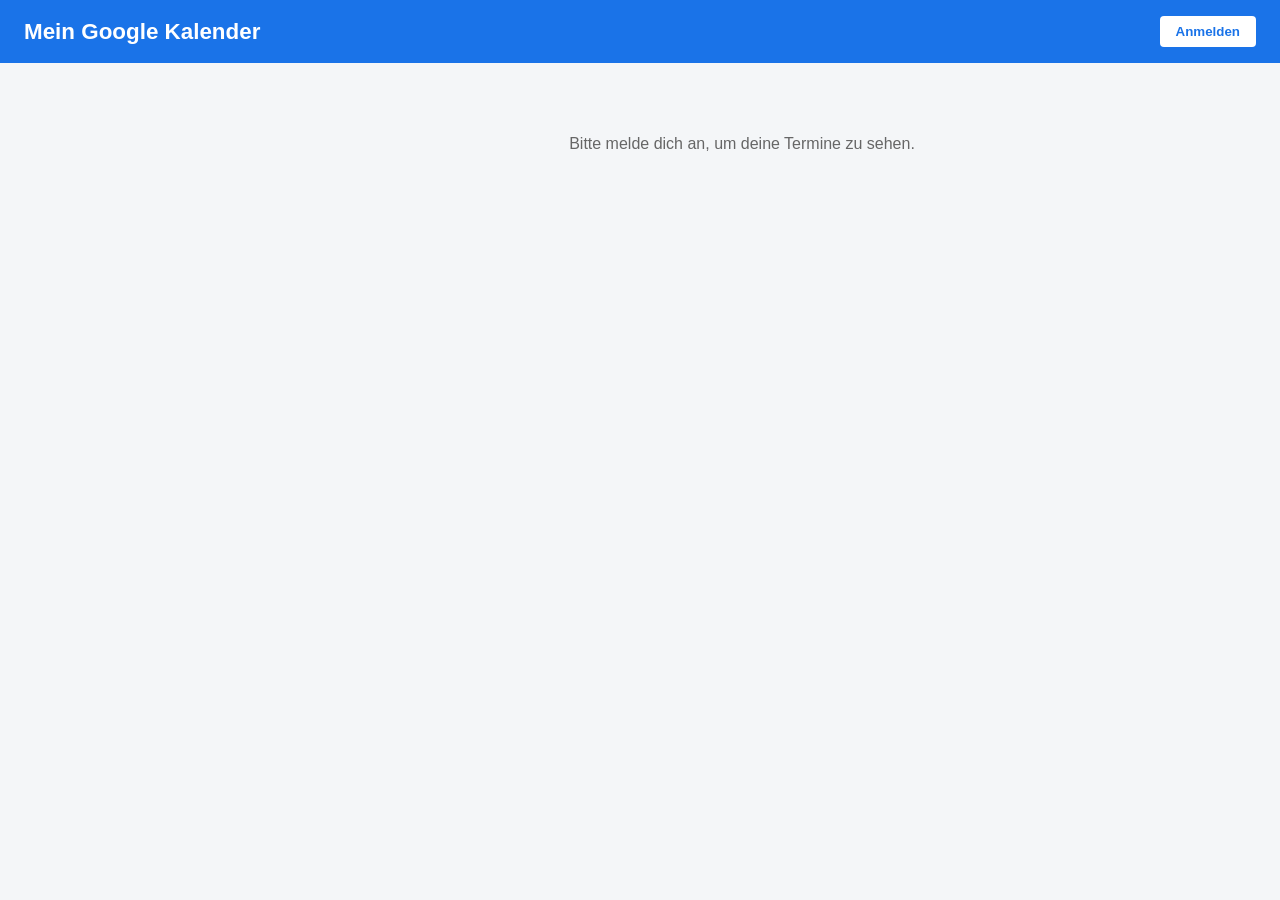
<file: index.html>
<!DOCTYPE html>
<html lang="de">
<head>
  <meta charset="UTF-8" />
  <meta name="viewport" content="width=device-width, initial-scale=1.0"/>
  <title>Google Kalender</title>
  <link rel="stylesheet" href="style.css" />
</head>
<body>

  <header>
    <h1>Mein Google Kalender</h1>
    <div id="auth-buttons">
      <button id="btn-login" onclick="handleLogin()">Anmelden</button>
      <button id="btn-logout" onclick="handleLogout()" style="display:none">Abmelden</button>
    </div>
  </header>

  <main>
    <div id="controls" style="display:none">
      <button onclick="openModal()">+ Neuer Termin</button>
    </div>

    <div id="layout">
      <div id="sidebar"></div>
      <div id="events-container">
        <div id="music-filter" style="display:none"></div>
        <p id="info-text">Bitte melde dich an, um deine Termine zu sehen.</p>
        <ul id="events-list"></ul>
      </div>
    </div>
  </main>

  <!-- Modal: Termin erstellen / bearbeiten -->
  <div id="modal" class="modal hidden">
    <div class="modal-content">
      <h2 id="modal-title">Neuer Termin</h2>
      <label id="label-calendar">Kalender
        <select id="input-calendar"></select>
      </label>
      <label>Titel
        <input type="text" id="input-title" placeholder="Terminname" />
      </label>
      <label>Ort
        <input type="text" id="input-location" placeholder="Optionaler Ort" />
      </label>
      <label>Beschreibung
        <textarea id="input-desc" placeholder="Optionale Beschreibung"></textarea>
      </label>
      <label>Start
        <input type="datetime-local" id="input-start" oninput="updateKW()" />
      </label>
      <label>Kalenderwoche
        <input type="text" id="input-kw" readonly placeholder="wird aus Startdatum berechnet" style="background:#f4f6f8;color:#555;cursor:default" />
      </label>
      <label>Ende
        <input type="datetime-local" id="input-end" />
      </label>
      <div class="modal-buttons">
        <button id="btn-save" onclick="saveEvent()">Speichern</button>
        <button onclick="closeModal()">Abbrechen</button>
      </div>
    </div>
  </div>

  <!-- Google API -->
  <script src="https://accounts.google.com/gsi/client" async defer></script>
  <script async defer src="https://apis.google.com/js/api.js"></script>
  <script src="app.js"></script>

</body>
</html>
</file>
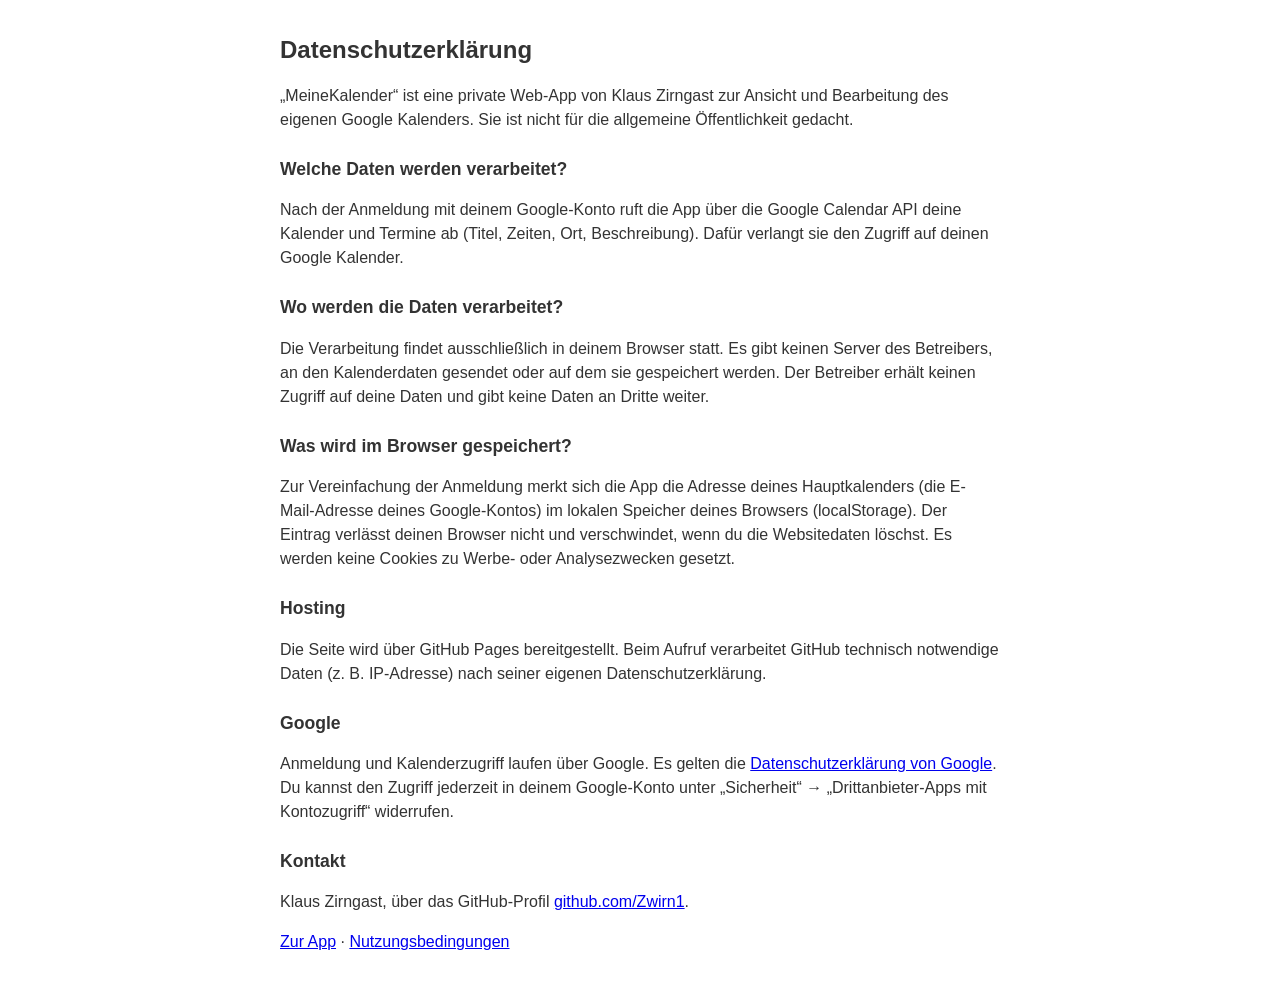
<file: datenschutz.html>
<!DOCTYPE html>
<html lang="de">
<head>
  <meta charset="UTF-8" />
  <meta name="viewport" content="width=device-width, initial-scale=1.0"/>
  <title>Datenschutzerklärung - MeineKalender</title>
  <style>
    body { font-family: 'Segoe UI', sans-serif; max-width: 720px; margin: 32px auto; padding: 0 16px; color: #333; line-height: 1.5; }
    h1 { font-size: 1.5rem; }
    h2 { font-size: 1.1rem; margin-top: 24px; }
  </style>
</head>
<body>
  <h1>Datenschutzerklärung</h1>
  <p>
    „MeineKalender“ ist eine private Web-App von Klaus Zirngast zur Ansicht und Bearbeitung des
    eigenen Google Kalenders. Sie ist nicht für die allgemeine Öffentlichkeit gedacht.
  </p>

  <h2>Welche Daten werden verarbeitet?</h2>
  <p>
    Nach der Anmeldung mit deinem Google-Konto ruft die App über die Google Calendar API deine
    Kalender und Termine ab (Titel, Zeiten, Ort, Beschreibung). Dafür verlangt sie den Zugriff auf
    deinen Google Kalender.
  </p>

  <h2>Wo werden die Daten verarbeitet?</h2>
  <p>
    Die Verarbeitung findet ausschließlich in deinem Browser statt. Es gibt keinen Server des
    Betreibers, an den Kalenderdaten gesendet oder auf dem sie gespeichert werden. Der Betreiber
    erhält keinen Zugriff auf deine Daten und gibt keine Daten an Dritte weiter.
  </p>

  <h2>Was wird im Browser gespeichert?</h2>
  <p>
    Zur Vereinfachung der Anmeldung merkt sich die App die Adresse deines Hauptkalenders (die
    E-Mail-Adresse deines Google-Kontos) im lokalen Speicher deines Browsers (localStorage).
    Der Eintrag verlässt deinen Browser nicht und verschwindet, wenn du die Websitedaten löschst.
    Es werden keine Cookies zu Werbe- oder Analysezwecken gesetzt.
  </p>

  <h2>Hosting</h2>
  <p>
    Die Seite wird über GitHub Pages bereitgestellt. Beim Aufruf verarbeitet GitHub technisch
    notwendige Daten (z. B. IP-Adresse) nach seiner eigenen Datenschutzerklärung.
  </p>

  <h2>Google</h2>
  <p>
    Anmeldung und Kalenderzugriff laufen über Google. Es gelten die
    <a href="https://policies.google.com/privacy">Datenschutzerklärung von Google</a>.
    Du kannst den Zugriff jederzeit in deinem Google-Konto unter „Sicherheit“ → „Drittanbieter-Apps
    mit Kontozugriff“ widerrufen.
  </p>

  <h2>Kontakt</h2>
  <p>
    Klaus Zirngast, über das GitHub-Profil
    <a href="https://github.com/Zwirn1">github.com/Zwirn1</a>.
  </p>

  <p><a href="./">Zur App</a> · <a href="nutzungsbedingungen.html">Nutzungsbedingungen</a></p>
</body>
</html>
</file>
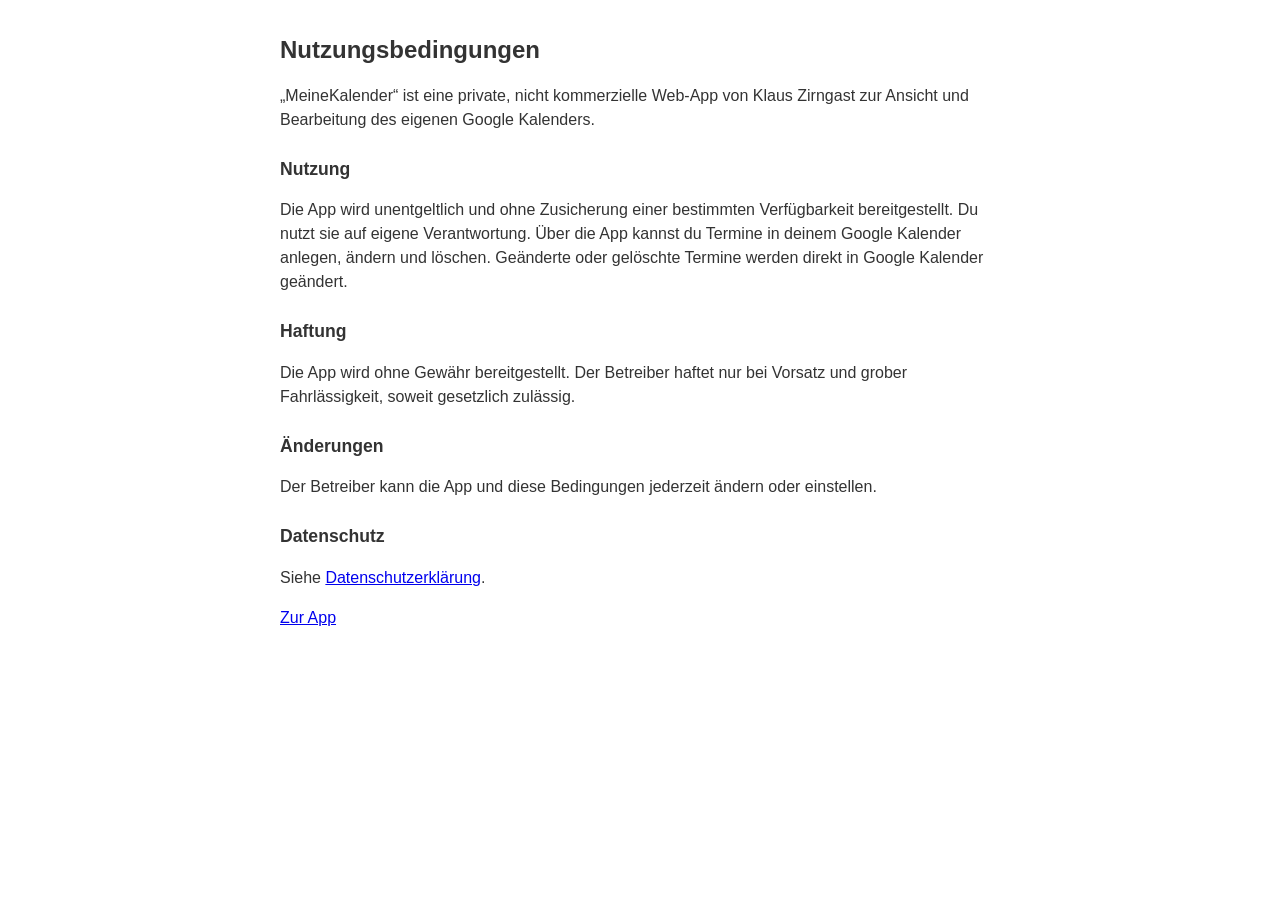
<file: nutzungsbedingungen.html>
<!DOCTYPE html>
<html lang="de">
<head>
  <meta charset="UTF-8" />
  <meta name="viewport" content="width=device-width, initial-scale=1.0"/>
  <title>Nutzungsbedingungen - MeineKalender</title>
  <style>
    body { font-family: 'Segoe UI', sans-serif; max-width: 720px; margin: 32px auto; padding: 0 16px; color: #333; line-height: 1.5; }
    h1 { font-size: 1.5rem; }
    h2 { font-size: 1.1rem; margin-top: 24px; }
  </style>
</head>
<body>
  <h1>Nutzungsbedingungen</h1>
  <p>
    „MeineKalender“ ist eine private, nicht kommerzielle Web-App von Klaus Zirngast zur Ansicht und
    Bearbeitung des eigenen Google Kalenders.
  </p>

  <h2>Nutzung</h2>
  <p>
    Die App wird unentgeltlich und ohne Zusicherung einer bestimmten Verfügbarkeit bereitgestellt.
    Du nutzt sie auf eigene Verantwortung. Über die App kannst du Termine in deinem Google Kalender
    anlegen, ändern und löschen. Geänderte oder gelöschte Termine werden direkt in Google
    Kalender geändert.
  </p>

  <h2>Haftung</h2>
  <p>
    Die App wird ohne Gewähr bereitgestellt. Der Betreiber haftet nur bei Vorsatz und grober
    Fahrlässigkeit, soweit gesetzlich zulässig.
  </p>

  <h2>Änderungen</h2>
  <p>
    Der Betreiber kann die App und diese Bedingungen jederzeit ändern oder einstellen.
  </p>

  <h2>Datenschutz</h2>
  <p>Siehe <a href="datenschutz.html">Datenschutzerklärung</a>.</p>

  <p><a href="./">Zur App</a></p>
</body>
</html>
</file>
<file: style.css>
* {
  box-sizing: border-box;
  margin: 0;
  padding: 0;
}

body {
  font-family: 'Segoe UI', sans-serif;
  background: #f4f6f8;
  color: #333;
}

header {
  background: #1a73e8;
  color: white;
  padding: 16px 24px;
  display: flex;
  justify-content: space-between;
  align-items: center;
}

header h1 {
  font-size: 1.4rem;
}

header button {
  background: white;
  color: #1a73e8;
  border: none;
  padding: 8px 16px;
  border-radius: 4px;
  cursor: pointer;
  font-weight: 600;
}

header button:hover {
  background: #e8f0fe;
}

main {
  max-width: 1100px;
  margin: 32px auto;
  padding: 0 16px;
}

#layout {
  display: flex;
  gap: 24px;
  align-items: flex-start;
}

#sidebar {
  flex: 0 0 180px;
  display: flex;
  flex-direction: column;
  gap: 8px;
  position: sticky;
  top: 24px;
}

.cal-filter-btn {
  width: 100%;
  text-align: left;
  padding: 8px 12px;
  border: none;
  border-left: 4px solid #ccc;
  border-radius: 4px;
  background: white;
  cursor: pointer;
  font-size: 0.88rem;
  color: #333;
  box-shadow: 0 1px 3px rgba(0,0,0,0.08);
  transition: background 0.15s;
  white-space: nowrap;
  overflow: hidden;
  text-overflow: ellipsis;
}

.cal-filter-btn:hover {
  background: #f0f4ff;
}

.cal-filter-btn.active {
  background: var(--cal-color, #1a73e8);
  color: white;
  border-left-color: transparent;
}

.cal-filter-btn:first-child {
  border-left-color: #1a73e8;
}

.cal-filter-btn:first-child.active {
  background: #1a73e8;
}

#events-container {
  flex: 1;
  min-width: 0;
}

#controls {
  margin-bottom: 16px;
}

#controls button {
  background: #1a73e8;
  color: white;
  border: none;
  padding: 10px 20px;
  border-radius: 4px;
  cursor: pointer;
  font-size: 0.95rem;
}

#controls button:hover {
  background: #1558b0;
}

#info-text {
  color: #666;
  text-align: center;
  margin-top: 40px;
}

#events-list {
  list-style: none;
  display: flex;
  flex-direction: column;
  gap: 12px;
}

.event-item {
  background: white;
  border-left: 4px solid #1a73e8;
  padding: 14px 16px;
  border-radius: 6px;
  box-shadow: 0 1px 4px rgba(0,0,0,0.1);
  display: flex;
  justify-content: space-between;
  align-items: flex-start;
}

.cal-label {
  display: inline-block;
  color: white;
  font-size: 0.75rem;
  padding: 2px 8px;
  border-radius: 10px;
  margin-bottom: 6px;
}

.event-info h3 {
  font-size: 1rem;
  margin-bottom: 4px;
}

.event-info p {
  font-size: 0.85rem;
  color: #666;
}

.event-actions {
  display: flex;
  gap: 8px;
}

.event-actions button {
  border: none;
  padding: 6px 12px;
  border-radius: 4px;
  cursor: pointer;
  font-size: 0.85rem;
}

.btn-edit {
  background: #e8f0fe;
  color: #1a73e8;
}

.btn-edit:hover {
  background: #d2e3fc;
}

.btn-delete {
  background: #fce8e6;
  color: #d93025;
}

.btn-delete:hover {
  background: #f5c6c2;
}

/* Modal */
.modal {
  position: fixed;
  inset: 0;
  background: rgba(0,0,0,0.4);
  display: flex;
  justify-content: center;
  align-items: center;
  z-index: 100;
}

.modal.hidden {
  display: none;
}

.modal-content {
  background: white;
  border-radius: 8px;
  padding: 28px;
  width: 100%;
  max-width: 480px;
  display: flex;
  flex-direction: column;
  gap: 16px;
}

.modal-content h2 {
  font-size: 1.2rem;
}

.modal-content label {
  display: flex;
  flex-direction: column;
  gap: 4px;
  font-size: 0.9rem;
  color: #555;
}

.modal-content input,
.modal-content select,
.modal-content textarea {
  padding: 8px 10px;
  border: 1px solid #ccc;
  border-radius: 4px;
  font-size: 0.95rem;
  font-family: inherit;
}

.modal-content textarea {
  resize: vertical;
  min-height: 80px;
}

.modal-buttons {
  display: flex;
  gap: 10px;
  justify-content: flex-end;
}

.modal-buttons button {
  padding: 8px 18px;
  border: none;
  border-radius: 4px;
  cursor: pointer;
  font-size: 0.9rem;
}

#btn-save {
  background: #1a73e8;
  color: white;
}

#btn-save:hover {
  background: #1558b0;
}

.modal-buttons button:last-child {
  background: #eee;
  color: #333;
}

.modal-buttons button:last-child:hover {
  background: #ddd;
}

/* ---- Smartphone ---- */
@media (max-width: 640px) {
  header {
    padding: 12px 16px;
  }

  header h1 {
    font-size: 1.1rem;
  }

  main {
    margin: 16px auto;
    padding: 0 10px;
  }

  #layout {
    flex-direction: column;
    gap: 12px;
  }

  #sidebar {
    flex: none;
    flex-direction: row;
    flex-wrap: nowrap;
    overflow-x: auto;
    position: static;
    gap: 8px;
    padding-bottom: 4px;
    -webkit-overflow-scrolling: touch;
  }

  .cal-filter-btn {
    flex: 0 0 auto;
    width: auto;
    white-space: nowrap;
    padding: 8px 14px;
  }

  .event-item {
    flex-direction: column;
    gap: 10px;
  }

  .event-actions {
    width: 100%;
    justify-content: flex-end;
  }

  .event-actions button {
    padding: 8px 16px;
    font-size: 0.9rem;
  }

  .modal-content {
    margin: 16px;
    padding: 20px 16px;
    max-height: 90vh;
    overflow-y: auto;
  }

  .modal-buttons {
    flex-direction: column-reverse;
  }

  .modal-buttons button {
    width: 100%;
    padding: 12px;
    font-size: 1rem;
  }
}

/* Musik-Ansicht */
#music-filter {
  display: flex;
  flex-wrap: wrap;
  gap: 8px;
  margin-bottom: 12px;
}

.music-kind-btn {
  border: none;
  padding: 6px 14px;
  border-radius: 16px;
  background: white;
  color: #333;
  cursor: pointer;
  font-size: 0.85rem;
  box-shadow: 0 1px 3px rgba(0,0,0,0.12);
}

.music-kind-btn:hover {
  background: #fff3e0;
}

.music-kind-btn.active {
  background: #e8710a;
  color: white;
}
</file>
